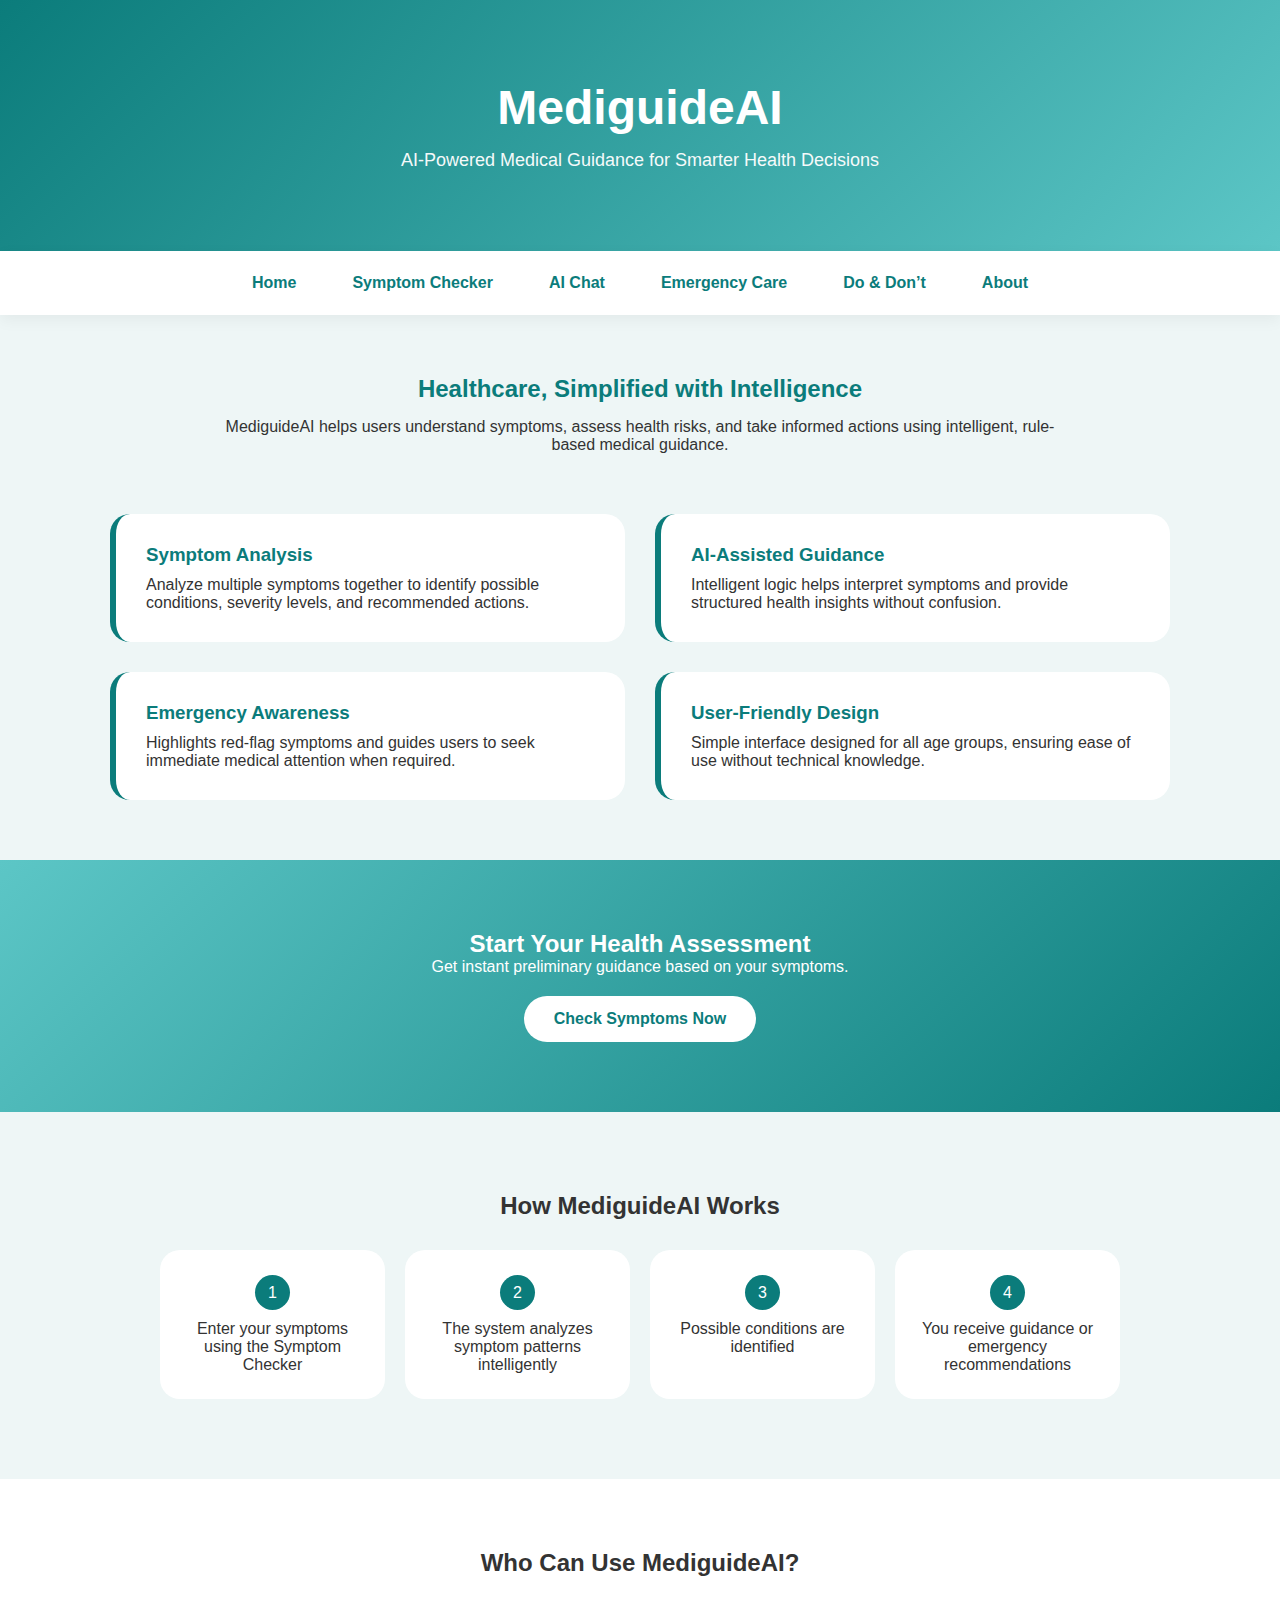
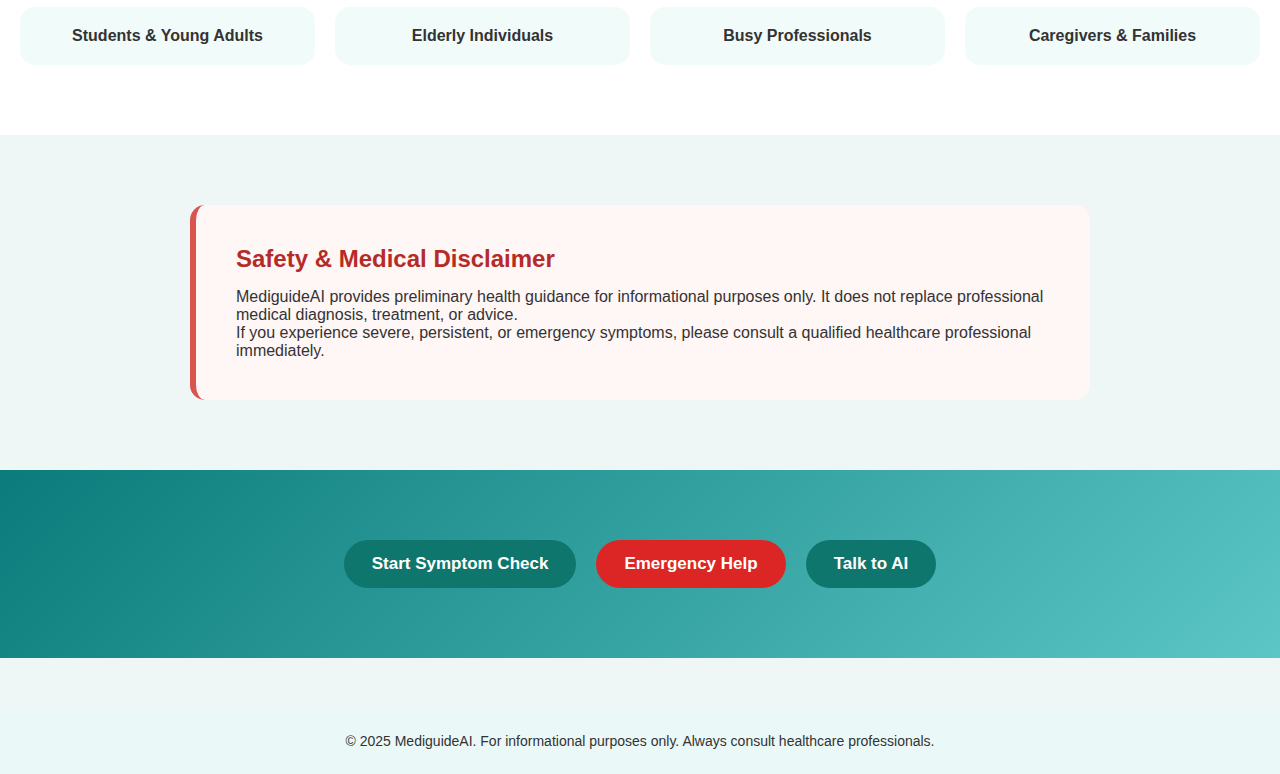
<file: index.html>
<!DOCTYPE html>
<html lang="en">
<head>
    <meta charset="UTF-8">
    <title>MediguideAI</title>
    <link rel="stylesheet" href="style.css">
</head>
<body>

<!-- HERO -->
<section class="hero">
    <h1>MediguideAI</h1>
    <p>AI-Powered Medical Guidance for Smarter Health Decisions</p>
</section>

<!-- FEATURE NAV -->
<section class="feature-nav">
    <a href="index.html">Home</a>
    <a href="symptom-checker.html">Symptom Checker</a>
    <a href="ai-chat.html">AI Chat</a>
    <a href="emergency-care.html">Emergency Care</a>
    <a href="do-dont.html" >Do & Don’t</a>
    <a href="about.html">About</a>

</section>

<!-- INTRO -->
<section class="intro">
    <h2>Healthcare, Simplified with Intelligence</h2>
    <p>
        MediguideAI helps users understand symptoms, assess health risks,
        and take informed actions using intelligent, rule-based medical guidance.
    </p>
</section>

<!-- CORE FEATURES -->
<section class="features">

    <div class="feature-card">
        <h3>Symptom Analysis</h3>
        <p>
            Analyze multiple symptoms together to identify possible conditions,
            severity levels, and recommended actions.
        </p>
    </div>

    <div class="feature-card">
        <h3>AI-Assisted Guidance</h3>
        <p>
            Intelligent logic helps interpret symptoms and provide
            structured health insights without confusion.
        </p>
    </div>

    <div class="feature-card">
        <h3>Emergency Awareness</h3>
        <p>
            Highlights red-flag symptoms and guides users to
            seek immediate medical attention when required.
        </p>
    </div>

    <div class="feature-card">
        <h3>User-Friendly Design</h3>
        <p>
            Simple interface designed for all age groups,
            ensuring ease of use without technical knowledge.
        </p>
    </div>

</section>

<!-- CALL TO ACTION -->
<section class="cta">
    <h2>Start Your Health Assessment</h2>
    <p>Get instant preliminary guidance based on your symptoms.</p>
    <a href="symptom-checker.html">Check Symptoms Now</a>
</section>

<section class="how-it-works">
    <h2>How MediguideAI Works</h2>

    <div class="steps">
        <div class="step">
            <span>1</span>
            <p>Enter your symptoms using the Symptom Checker</p>
        </div>
        <div class="step">
            <span>2</span>
            <p>The system analyzes symptom patterns intelligently</p>
        </div>
        <div class="step">
            <span>3</span>
            <p>Possible conditions are identified</p>
        </div>
        <div class="step">
            <span>4</span>
            <p>You receive guidance or emergency recommendations</p>
        </div>
    </div>
</section>
<section class="who-for">
    <h2>Who Can Use MediguideAI?</h2>

    <div class="user-groups">
        <div class="user-card">Students & Young Adults</div>
        <div class="user-card">Elderly Individuals</div>
        <div class="user-card">Busy Professionals</div>
        <div class="user-card">Caregivers & Families</div>
    </div>
</section>
<section class="safety">
    <h2>Safety & Medical Disclaimer</h2>
    <p>
        MediguideAI provides preliminary health guidance for informational
        purposes only. It does not replace professional medical diagnosis,
        treatment, or advice.
    </p>
    <p>
        If you experience severe, persistent, or emergency symptoms,
        please consult a qualified healthcare professional immediately.
    </p>
</section>
<div class="quick-actions">
  <a href="symptom-checker.html" class="qa-btn">Start Symptom Check</a>
  <a href="emergency-care.html" class="qa-btn emergency">Emergency Help</a>
  <a href="ai-chat.html" class="qa-btn">Talk to AI</a>
</div>


<!-- FOOTER -->
<footer class="footer">
    <p>
        © 2025 MediguideAI. For informational purposes only.
        Always consult healthcare professionals.
    </p>
</footer>

</body>
</html>
</file>
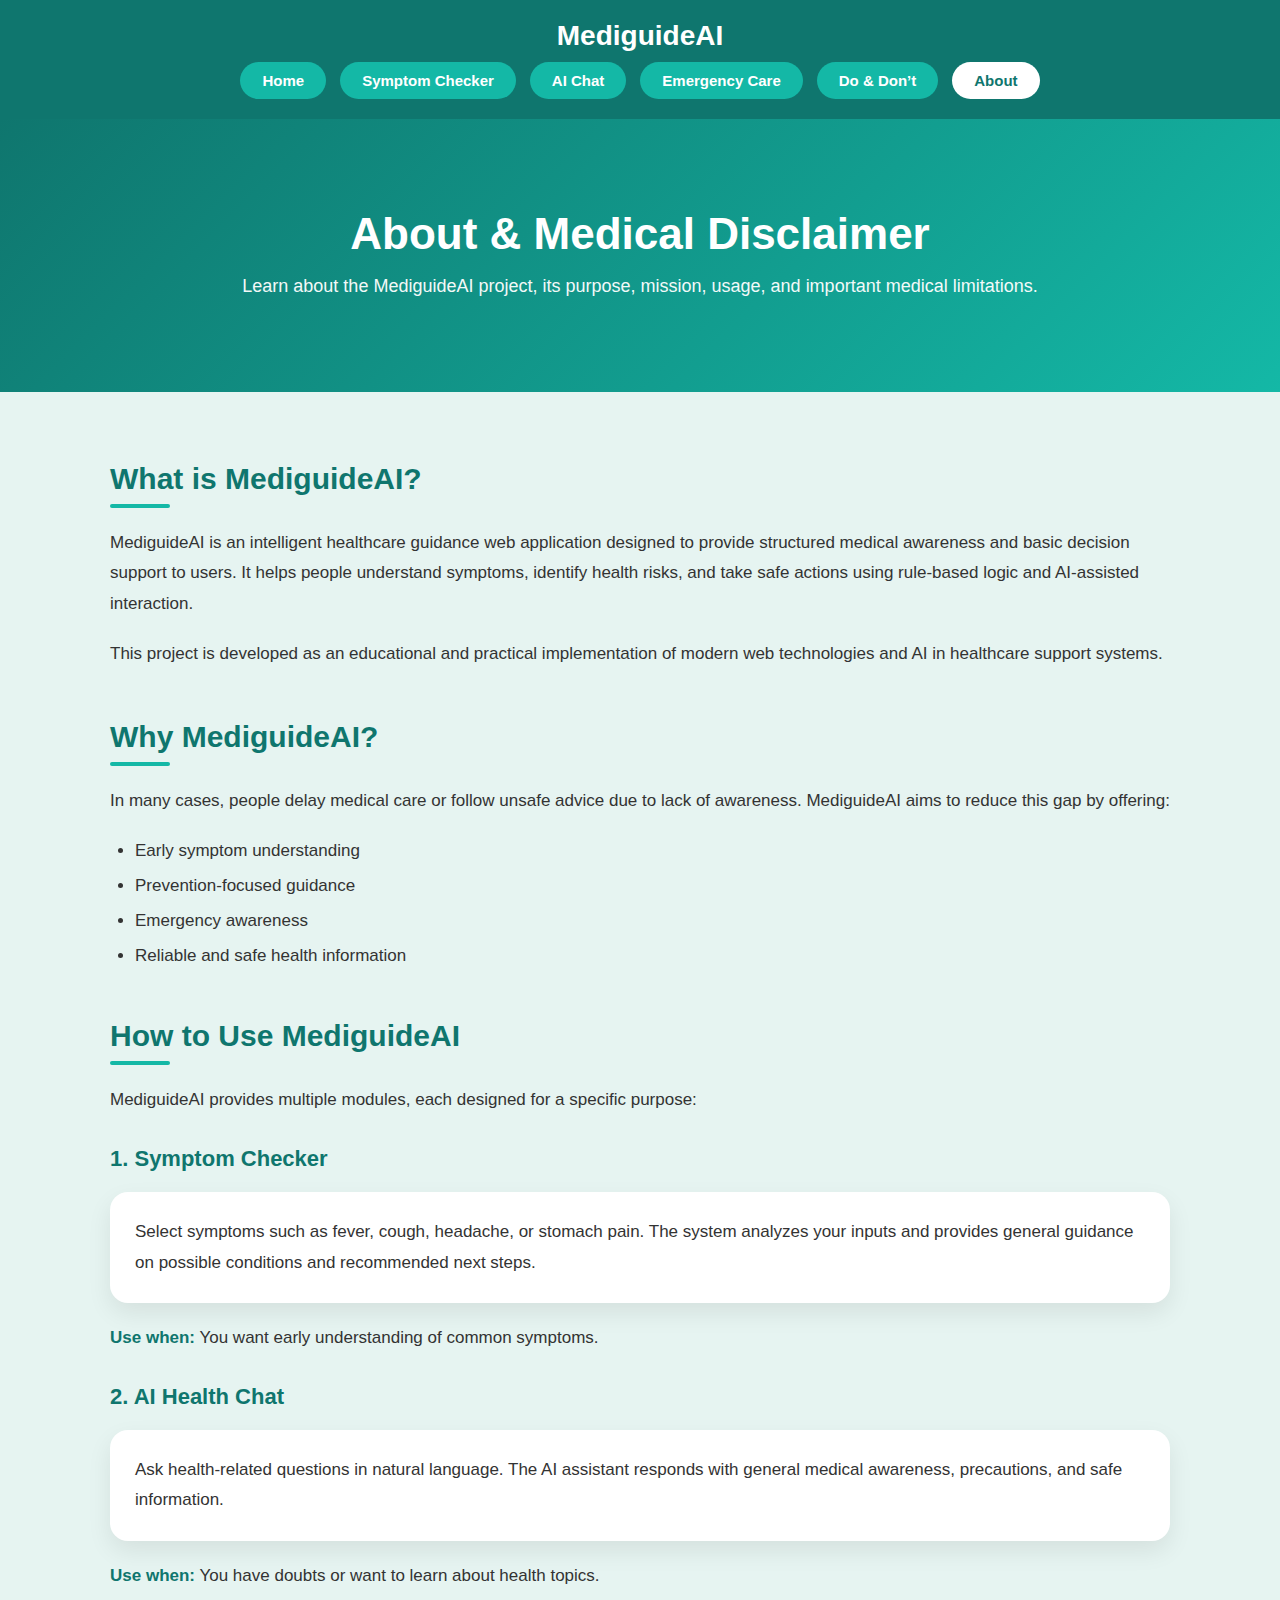
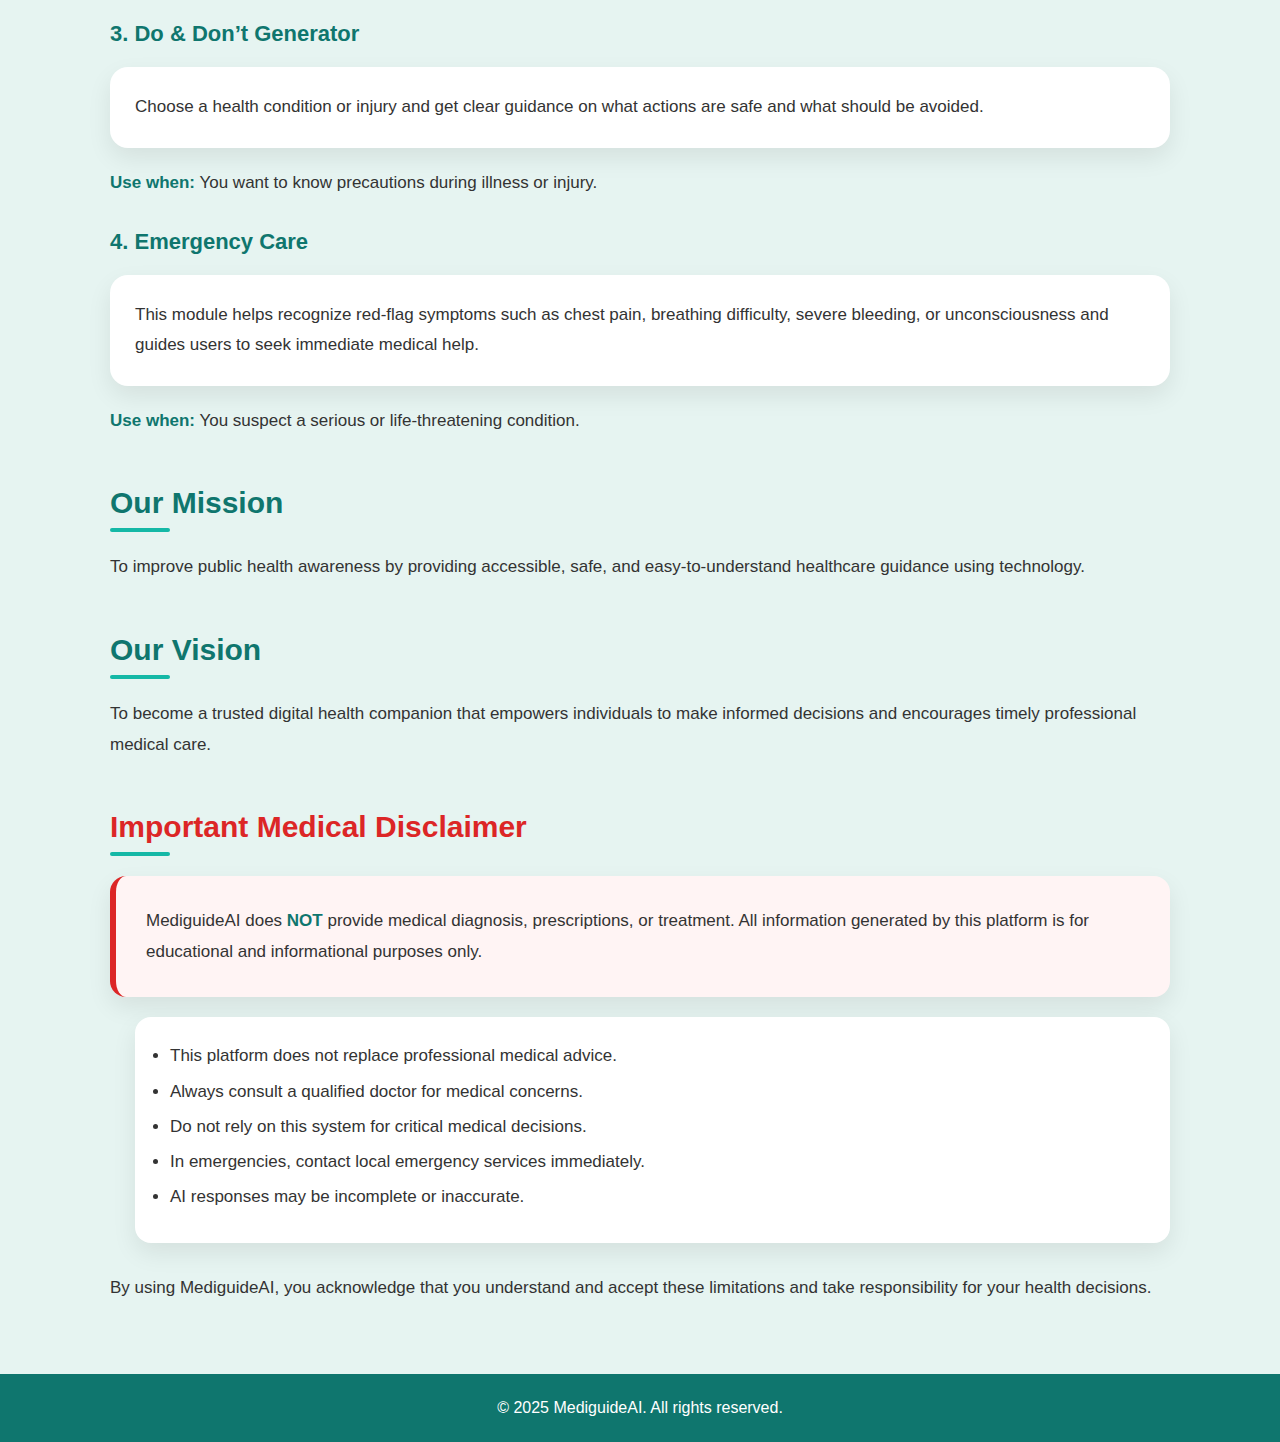
<file: about.html>
<!DOCTYPE html>
<html lang="en">
<head>
    <meta charset="UTF-8">
    <title>About & Disclaimer | MediguideAI</title>

    <link rel="stylesheet" href="style.css">
    <link rel="stylesheet" href="about.css">

</head>
<body>

<header class="top-nav">
    <div class="brand">MediguideAI</div>
    <nav>
        <a href="index.html">Home</a>
        <a href="symptom-checker.html">Symptom Checker</a>
        <a href="ai-chat.html">AI Chat</a>
        <a href="emergency-mode.html">Emergency Care</a>
        <a href="do-dont.html">Do & Don’t</a>
        <a href="about.html" class="active">About</a>
    </nav>
</header>

<!-- HERO -->
<section class="hero">
    <h1>About & Medical Disclaimer</h1>
    <p>
        Learn about the MediguideAI project, its purpose, mission, usage,
        and important medical limitations.
    </p>
</section>

<!-- CONTENT -->
<section class="home-section">

    <h2>What is MediguideAI?</h2>
    <p>
        MediguideAI is an intelligent healthcare guidance web application designed
        to provide structured medical awareness and basic decision support to users.
        It helps people understand symptoms, identify health risks, and take safe
        actions using rule-based logic and AI-assisted interaction.
    </p>
    <p>
        This project is developed as an educational and practical implementation
        of modern web technologies and AI in healthcare support systems.
    </p>

    <h2>Why MediguideAI?</h2>
    <p>
        In many cases, people delay medical care or follow unsafe advice due to lack
        of awareness. MediguideAI aims to reduce this gap by offering:
    </p>
    <ul>
        <li>Early symptom understanding</li>
        <li>Prevention-focused guidance</li>
        <li>Emergency awareness</li>
        <li>Reliable and safe health information</li>
    </ul>

    <h2>How to Use MediguideAI</h2>
    <p>
        MediguideAI provides multiple modules, each designed for a specific purpose:
    </p>

    <h3>1. Symptom Checker</h3>
    <p>
        Select symptoms such as fever, cough, headache, or stomach pain.
        The system analyzes your inputs and provides general guidance on
        possible conditions and recommended next steps.
    </p>
    <p><strong>Use when:</strong> You want early understanding of common symptoms.</p>

    <h3>2. AI Health Chat</h3>
    <p>
        Ask health-related questions in natural language. The AI assistant responds
        with general medical awareness, precautions, and safe information.
    </p>
    <p><strong>Use when:</strong> You have doubts or want to learn about health topics.</p>

    <h3>3. Do & Don’t Generator</h3>
    <p>
        Choose a health condition or injury and get clear guidance on what actions
        are safe and what should be avoided.
    </p>
    <p><strong>Use when:</strong> You want to know precautions during illness or injury.</p>

    <h3>4. Emergency Care</h3>
    <p>
        This module helps recognize red-flag symptoms such as chest pain, breathing
        difficulty, severe bleeding, or unconsciousness and guides users to seek
        immediate medical help.
    </p>
    <p><strong>Use when:</strong> You suspect a serious or life-threatening condition.</p>

    <h2>Our Mission</h2>
    <p>
        To improve public health awareness by providing accessible, safe, and
        easy-to-understand healthcare guidance using technology.
    </p>

    <h2>Our Vision</h2>
    <p>
        To become a trusted digital health companion that empowers individuals
        to make informed decisions and encourages timely professional medical care.
    </p>

    <h2>Important Medical Disclaimer</h2>
    <p>
        MediguideAI does <strong>NOT</strong> provide medical diagnosis, prescriptions,
        or treatment. All information generated by this platform is for educational
        and informational purposes only.
    </p>
    <ul>
        <li>This platform does not replace professional medical advice.</li>
        <li>Always consult a qualified doctor for medical concerns.</li>
        <li>Do not rely on this system for critical medical decisions.</li>
        <li>In emergencies, contact local emergency services immediately.</li>
        <li>AI responses may be incomplete or inaccurate.</li>
    </ul>

    <p>
        By using MediguideAI, you acknowledge that you understand and accept these
        limitations and take responsibility for your health decisions.
    </p>

</section>

<footer class="footer">
    <p>© 2025 MediguideAI. All rights reserved.</p>
</footer>

</body>
</html>
</file>
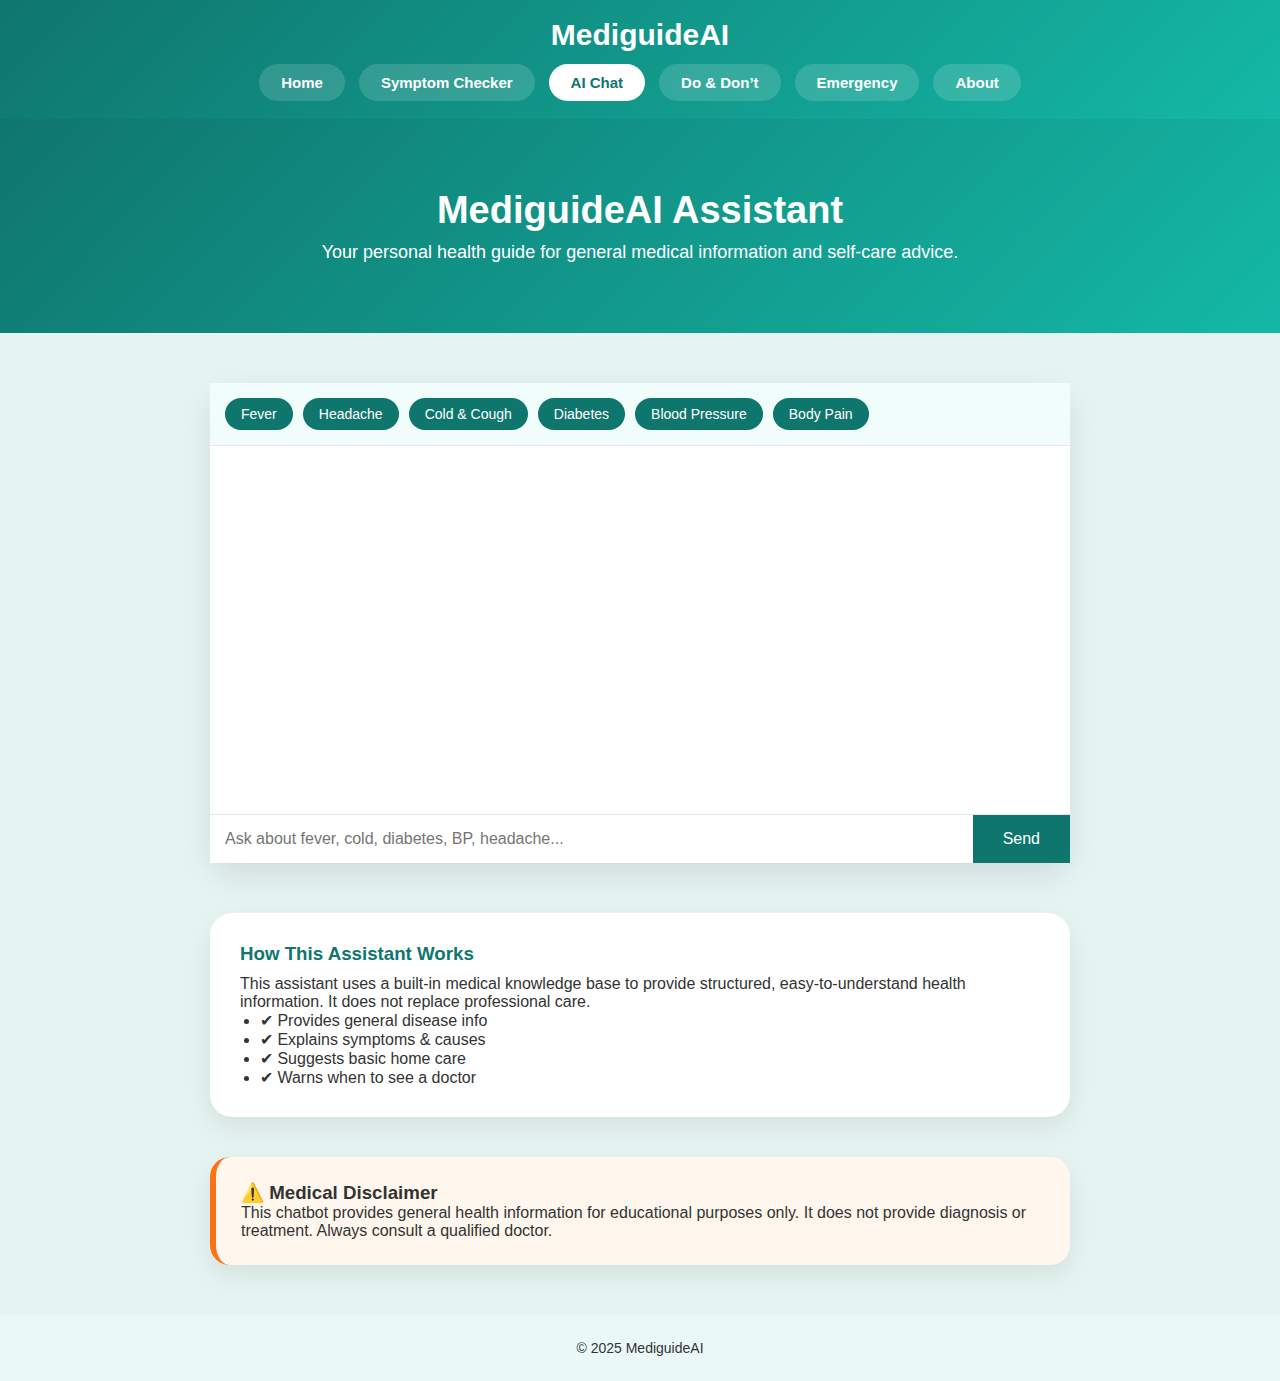
<file: ai-chat.html>
<!DOCTYPE html>
<html lang="en">
<head>
<meta charset="UTF-8">
<title>AI Chat | MediguideAI</title>
<link rel="stylesheet" href="style.css">
<link rel="stylesheet" href="ai-chat.css">
</head>
<body>

<header class="top-nav">
  <div class="brand">MediguideAI</div>
  <nav>
    <a href="index.html">Home</a>
    <a href="symptom-checker.html">Symptom Checker</a>
    <a href="ai-chat.html" class="active">AI Chat</a>
    <a href="do-dont.html">Do & Don’t</a>
    <a href="emergency-care.html">Emergency</a>
    <a href="about.html">About</a>
  </nav>
</header>

<section class="chat-hero">
  <h1>MediguideAI Assistant</h1>
  <p>Your personal health guide for general medical information and self-care advice.</p>
</section>

<section class="chat-section">
  <div class="chat-container">
    <div class="quick-topics">
  <button onclick="sendQuick('fever')">Fever</button>
  <button onclick="sendQuick('headache')">Headache</button>
  <button onclick="sendQuick('cold')">Cold & Cough</button>
  <button onclick="sendQuick('diabetes')">Diabetes</button>
  <button onclick="sendQuick('bp')">Blood Pressure</button>
  <button onclick="sendQuick('pain')">Body Pain</button>
</div>

    <div id="chatBox" class="chat-box"></div>

    <div class="chat-input">
      <input id="userInput" type="text" placeholder="Ask about fever, cold, diabetes, BP, headache..." />
      <button onclick="sendMessage()">Send</button>
    </div>
  </div>
</section>

<section class="chat-info">
  <div class="info-card">
    <h3>How This Assistant Works</h3>
    <p>
      This assistant uses a built-in medical knowledge base to provide structured,
      easy-to-understand health information. It does not replace professional care.
    </p>
    <ul>
      <li>✔ Provides general disease info</li>
      <li>✔ Explains symptoms & causes</li>
      <li>✔ Suggests basic home care</li>
      <li>✔ Warns when to see a doctor</li>
    </ul>
  </div>
</section>

<section class="chat-disclaimer">
  <div class="disclaimer-card">
    <h3>⚠️ Medical Disclaimer</h3>
    <p>
      This chatbot provides general health information for educational purposes only.
      It does not provide diagnosis or treatment. Always consult a qualified doctor.
    </p>
  </div>
</section>

<footer class="footer">
  <p>© 2025 MediguideAI</p>
</footer>

<script src="ai-chat.js"></script>
</body>
</html>
</file>
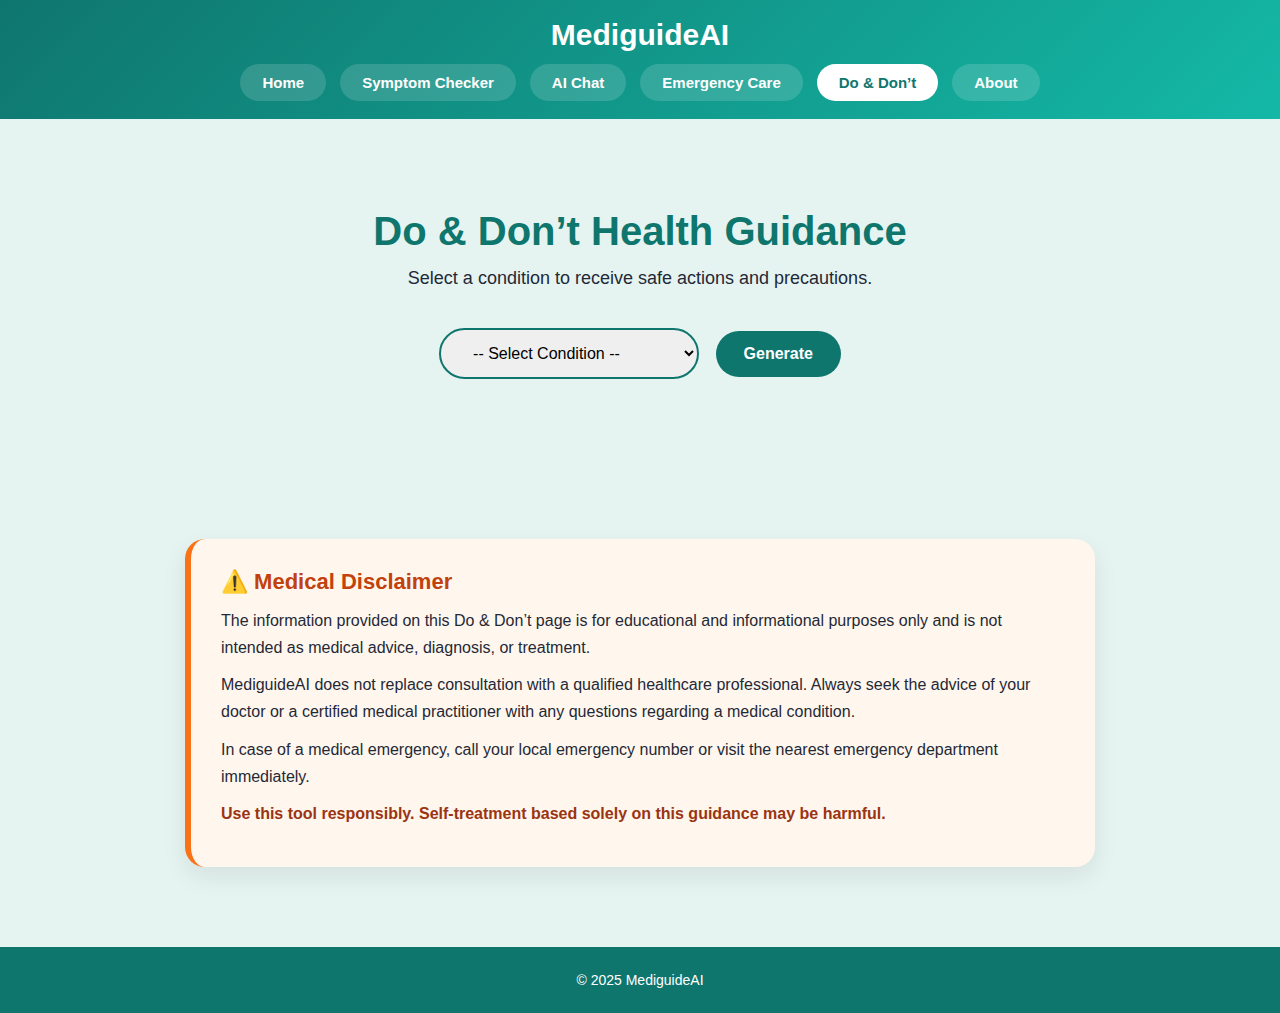
<file: do-dont.html>
<!DOCTYPE html>
<html lang="en">
<head>
<meta charset="UTF-8">
<title>Do & Don’t | MediguideAI</title>
<link rel="stylesheet" href="style.css">
<link rel="stylesheet" href="do-dont.css">
</head>
<body>

<header class="top-nav">
  <div class="brand">MediguideAI</div>
  <nav>
    <a href="index.html">Home</a>
    <a href="symptom-checker.html">Symptom Checker</a>
    <a href="ai-chat.html">AI Chat</a>
    <a href="emergency-care.html">Emergency Care</a>
    <a href="do-dont.html" class="active">Do & Don’t</a>
    <a href="about.html">About</a>
  </nav>
</header>

<section class="dd-generator">
<h1>Do & Don’t Health Guidance</h1>
<p>Select a condition to receive safe actions and precautions.</p>

<div class="dd-form">
<select id="conditionSelect">
<option value="">-- Select Condition --</option>
<option value="fever">Fever</option>
<option value="cold">Cold & Cough</option>
<option value="headache">Headache</option>
<option value="bodyPain">Body Pain</option>
<option value="stomach">Stomach Pain</option>
<option value="vomiting">Vomiting</option>
<option value="diarrhea">Diarrhea</option>
<option value="cuts">Cuts & Wounds</option>
<option value="burns">Burns</option>
<option value="chest">Chest Pain</option>
<option value="dizziness">Dizziness</option>
</select>
<button onclick="generateGuide()">Generate</button>
</div>

<div id="resultBox" class="dd-result" style="display:none;">
  <div class="dd-box do-box">
    <h3>Do</h3>
    <ul id="doList"></ul>
  </div>
  <div class="dd-box dont-box">
    <h3>Don’t</h3>
    <ul id="dontList"></ul>
  </div>
</div>

<section id="detailSection" class="dd-detail" style="display:none;">
<div class="dd-card">
<h3 id="condTitle"></h3>
<p id="condOverview"></p>

<h4>Why It Happens</h4>
<ul id="whyList"></ul>

<h4>Home Care Guidelines</h4>
<ul id="homeList"></ul>

<h4>When to See a Doctor</h4>
<ul id="doctorList"></ul>

<h4 class="warn">Emergency Warning</h4>
<p id="emergencyText"></p>
</div>
</section>

</section>
<section class="dd-disclaimer">
  <div class="disclaimer-card">
    <h3>⚠️ Medical Disclaimer</h3>
    <p>
      The information provided on this Do & Don’t page is for educational and
      informational purposes only and is not intended as medical advice,
      diagnosis, or treatment.
    </p>
    <p>
      MediguideAI does not replace consultation with a qualified healthcare
      professional. Always seek the advice of your doctor or a certified medical
      practitioner with any questions regarding a medical condition.
    </p>
    <p>
      In case of a medical emergency, call your local emergency number or visit
      the nearest emergency department immediately.
    </p>
    <p class="note">
      Use this tool responsibly. Self-treatment based solely on this guidance
      may be harmful.
    </p>
  </div>
</section>


<footer class="footer">
<p>© 2025 MediguideAI</p>
</footer>

<script src="do-dont.js"></script>
</body>
</html>
</file>
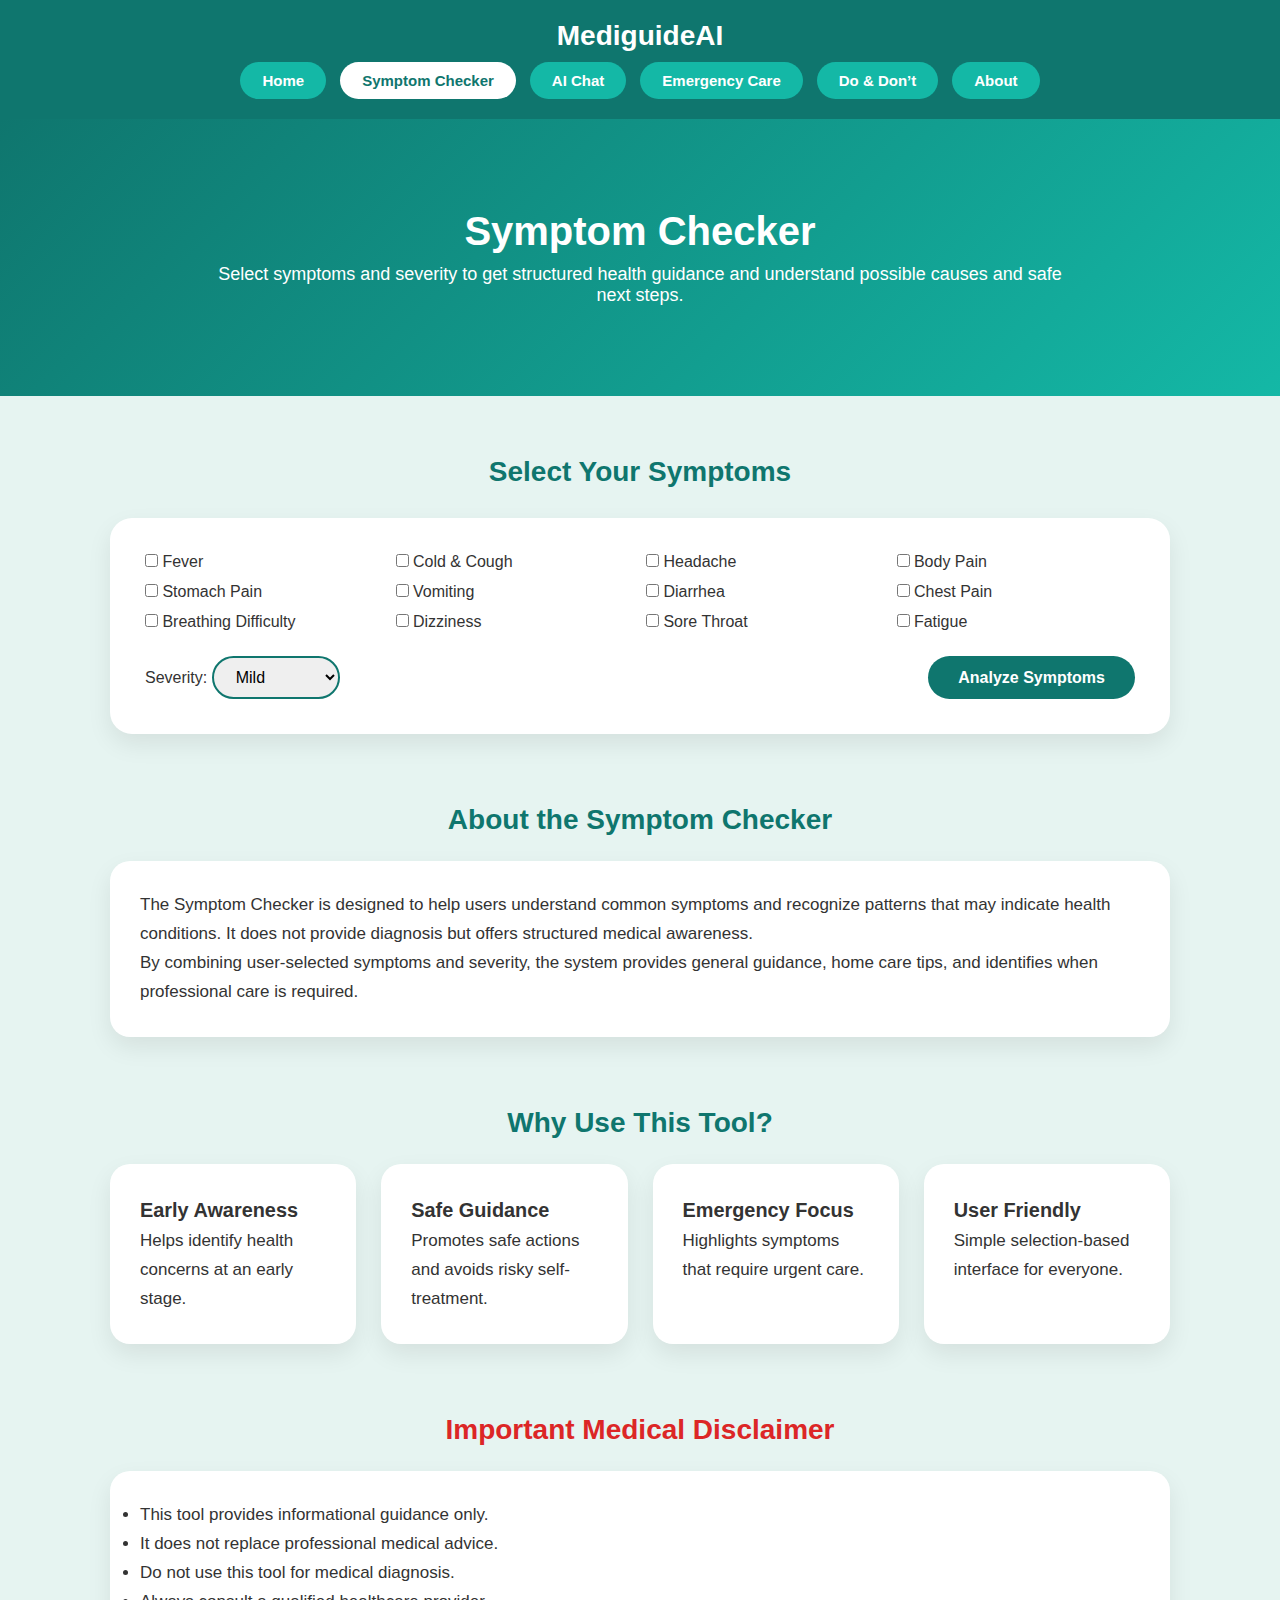
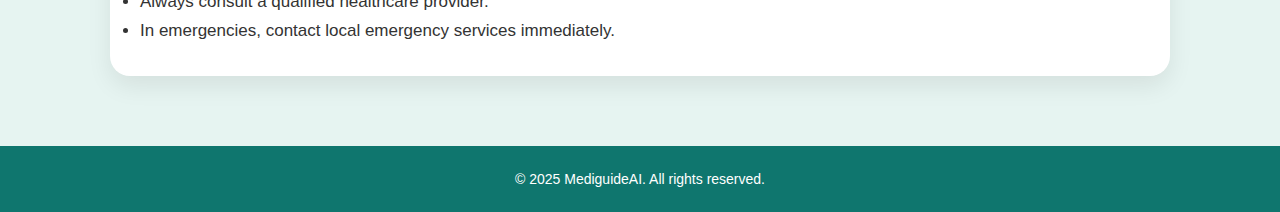
<file: symptom-checker.html>
<!DOCTYPE html>
<html lang="en">
<head>
    <meta charset="UTF-8">
    <title>Symptom Checker | MediguideAI</title>

    <link rel="stylesheet" href="style.css">
    <link rel="stylesheet" href="symptom-checker.css">
</head>
<body>

<header class="top-nav">
    <div class="brand">MediguideAI</div>
    <nav>
        <a href="index.html">Home</a>
        <a href="symptom-checker.html" class="active">Symptom Checker</a>
        <a href="ai-chat.html">AI Chat</a>
        <a href="emergency-care.html">Emergency Care</a>
        <a href="do-dont.html">Do & Don’t</a>
        <a href="about.html">About</a>
    </nav>
</header>

<section class="sym-hero">
    <h1>Symptom Checker</h1>
    <p>
        Select symptoms and severity to get structured health guidance and
        understand possible causes and safe next steps.
    </p>
</section>

<section class="sym-form-section">
    <h2>Select Your Symptoms</h2>

    <div class="sym-form">
        <div class="symptoms-list">
            <label><input type="checkbox" value="Fever"> Fever</label>
            <label><input type="checkbox" value="Cold & Cough"> Cold & Cough</label>
            <label><input type="checkbox" value="Headache"> Headache</label>
            <label><input type="checkbox" value="Body Pain"> Body Pain</label>
            <label><input type="checkbox" value="Stomach Pain"> Stomach Pain</label>
            <label><input type="checkbox" value="Vomiting"> Vomiting</label>
            <label><input type="checkbox" value="Diarrhea"> Diarrhea</label>
            <label><input type="checkbox" value="Chest Pain"> Chest Pain</label>
            <label><input type="checkbox" value="Breathing Difficulty"> Breathing Difficulty</label>
            <label><input type="checkbox" value="Dizziness"> Dizziness</label>
            <label><input type="checkbox" value="Sore Throat"> Sore Throat</label>
            <label><input type="checkbox" value="Fatigue"> Fatigue</label>
        </div>

        <div class="sym-controls">
            <label>
                Severity:
                <select id="severitySelect">
                    <option value="mild">Mild</option>
                    <option value="moderate">Moderate</option>
                    <option value="severe">Severe</option>
                </select>
            </label>
            <button onclick="analyzeSymptoms()">Analyze Symptoms</button>
        </div>
    </div>
</section>

<!-- RESULTS -->
<section id="resultSection" class="sym-results" style="display:none;">
    <h2>Health Guidance</h2>

    <div class="result-card">
        <h3>Possible Causes</h3>
        <ul id="causeList"></ul>
    </div>

    <div class="result-card">
        <h3>Recommended Home Care</h3>
        <ul id="careList"></ul>
    </div>

    <div class="result-card">
        <h3>When to See a Doctor</h3>
        <ul id="doctorList"></ul>
    </div>

    <div class="result-card warning">
        <h3>Emergency Warning</h3>
        <p id="emergencyText"></p>
    </div>
</section>

<!-- IN-DEPTH CONTENT -->
<section class="sym-info">
    <h2>About the Symptom Checker</h2>
    <div class="info-card">
        <p>
            The Symptom Checker is designed to help users understand common symptoms
            and recognize patterns that may indicate health conditions. It does not
            provide diagnosis but offers structured medical awareness.
        </p>
        <p>
            By combining user-selected symptoms and severity, the system provides
            general guidance, home care tips, and identifies when professional care
            is required.
        </p>
    </div>
</section>

<section class="sym-info">
    <h2>Why Use This Tool?</h2>
    <div class="info-grid">
        <div class="info-card">
            <h3>Early Awareness</h3>
            <p>Helps identify health concerns at an early stage.</p>
        </div>
        <div class="info-card">
            <h3>Safe Guidance</h3>
            <p>Promotes safe actions and avoids risky self-treatment.</p>
        </div>
        <div class="info-card">
            <h3>Emergency Focus</h3>
            <p>Highlights symptoms that require urgent care.</p>
        </div>
        <div class="info-card">
            <h3>User Friendly</h3>
            <p>Simple selection-based interface for everyone.</p>
        </div>
    </div>
</section>

<section class="sym-info warning-section">
    <h2>Important Medical Disclaimer</h2>
    <div class="info-card">
        <ul>
            <li>This tool provides informational guidance only.</li>
            <li>It does not replace professional medical advice.</li>
            <li>Do not use this tool for medical diagnosis.</li>
            <li>Always consult a qualified healthcare provider.</li>
            <li>In emergencies, contact local emergency services immediately.</li>
        </ul>
    </div>
</section>

<footer class="footer">
    <p>© 2025 MediguideAI. All rights reserved.</p>
</footer>

<script src="symptom-checker.js"></script>
</body>
</html>
</file>
<file: style.css>
* {
    margin: 0;
    padding: 0;
    box-sizing: border-box;
    font-family: "Segoe UI", Arial, sans-serif;
}

body {
    background: #eef6f6;
    color: #333;
}

/* HERO */
.hero {
    background: linear-gradient(135deg, #0b7c7b, #5cc6c6);
    color: white;
    text-align: center;
    padding: 80px 20px;
}

.hero h1 {
    font-size: 48px;
    margin-bottom: 15px;
}

.hero p {
    font-size: 18px;
    opacity: 0.95;
}

/* FEATURE NAV */
.feature-nav {
    display: flex;
    justify-content: center;
    gap: 20px;
    background: #ffffff;
    padding: 15px;
    box-shadow: 0 5px 15px rgba(0,0,0,0.05);
}

.feature-nav a {
    text-decoration: none;
    color: #0b7c7b;
    font-weight: 600;
    padding: 8px 18px;
    border-radius: 20px;
    transition: 0.3s;
}

.feature-nav a:hover {
    background: #0b7c7b;
    color: white;
}

/* INTRO */
.intro {
    max-width: 900px;
    margin: 60px auto;
    text-align: center;
    padding: 0 20px;
}

.intro h2 {
    color: #0b7c7b;
    margin-bottom: 15px;
}

/* FEATURES GRID */
.features {
    max-width: 1100px;
    margin: 40px auto;
    display: grid;
    grid-template-columns: repeat(2, 1fr);
    gap: 30px;
    padding: 0 20px;
}

.feature-card {
    background: white;
    border-radius: 20px;
    padding: 30px;
    border-left: 6px solid #0b7c7b;
}

.feature-card h3 {
    color: #0b7c7b;
    margin-bottom: 10px;
}

/* CTA */
.cta {
    background: linear-gradient(135deg, #5cc6c6, #0b7c7b);
    color: white;
    text-align: center;
    padding: 70px 20px;
    margin-top: 60px;
}

.cta a {
    display: inline-block;
    margin-top: 20px;
    padding: 14px 30px;
    background: white;
    color: #0b7c7b;
    text-decoration: none;
    border-radius: 30px;
    font-weight: bold;
}

/* FOOTER */
.footer {
    background: #eaf9f8;
    text-align: center;
    padding: 25px;
    font-size: 14px;
    margin-top: 50px;
}

/* RESPONSIVE */
@media (max-width: 800px) {
    .features {
        grid-template-columns: 1fr;
    }

    .hero h1 {
        font-size: 38px;
    }
}

/* ================= HOW IT WORKS ================= */
.how-it-works {
    max-width: 1000px;
    margin: 80px auto;
    text-align: center;
    padding: 0 20px;
}

.steps {
    display: grid;
    grid-template-columns: repeat(4, 1fr);
    gap: 20px;
    margin-top: 30px;
}

.step {
    background: white;
    padding: 25px;
    border-radius: 20px;
}

.step span {
    display: inline-block;
    background: #0b7c7b;
    color: white;
    width: 35px;
    height: 35px;
    line-height: 35px;
    border-radius: 50%;
    margin-bottom: 10px;
}

/* ================= WHO FOR ================= */
.who-for {
    background: #ffffff;
    padding: 70px 20px;
    text-align: center;
}

.user-groups {
    display: grid;
    grid-template-columns: repeat(4, 1fr);
    gap: 20px;
    margin-top: 30px;
}

.user-card {
    padding: 20px;
    background: #f1fbfa;
    border-radius: 15px;
    font-weight: 600;
}

/* ================= SAFETY ================= */
.safety {
    max-width: 900px;
    margin: 70px auto;
    padding: 40px;
    background: #fff6f6;
    border-left: 6px solid #d9534f;
    border-radius: 15px;
}

.safety h2 {
    color: #b52b27;
    margin-bottom: 15px;
}

/* ================= QUICK ACTIONS ================= */
.quick-actions {
    text-align: center;
    padding: 70px 20px;
    background: linear-gradient(135deg, #0b7c7b, #5cc6c6);
    color: white;
}

.action-buttons {
    margin-top: 25px;
    display: flex;
    justify-content: center;
    gap: 20px;
    flex-wrap: wrap;
}

.action-buttons a {
    text-decoration: none;
    background: white;
    color: #0b7c7b;
    padding: 14px 28px;
    border-radius: 30px;
    font-weight: bold;
}

/* ================= RESPONSIVE ================= */
@media (max-width: 900px) {
    .steps,
    .user-groups {
        grid-template-columns: 1fr 1fr;
    }
}

@media (max-width: 500px) {
    .steps,
    .user-groups {
        grid-template-columns: 1fr;
    }
}
/* ===============================
   QUICK ACTIONS – HOME
   =============================== */
.quick-actions {
  display: flex;
  justify-content: center;
  gap: 20px;
  margin-top: 35px;
  flex-wrap: wrap;
}

.qa-btn {
  text-decoration: none;
  background: #0f766e;
  color: #fff;
  padding: 14px 28px;
  border-radius: 30px;
  font-size: 17px;
  font-weight: bold;
  transition: all 0.3s ease;
}

.qa-btn:hover {
  background: #115e59;
}

.qa-btn.emergency {
  background: #dc2626;
}

.qa-btn.emergency:hover {
  background: #b91c1c;
}
</file>
<file: about.css>
/* =====================================
   ABOUT & DISCLAIMER – FULL STYLED CSS
   ===================================== */

/* ---------- FORCE NAVBAR (HOME THEME) ---------- */
.top-nav {
    background: #0f766e;
    padding: 20px;
    text-align: center;
}

.top-nav .brand {
    font-size: 28px;
    font-weight: bold;
    color: #ffffff;
    margin-bottom: 10px;
}

.top-nav nav {
    display: flex;
    justify-content: center;
    gap: 14px;
    flex-wrap: wrap;
}

.top-nav nav a {
    padding: 10px 22px;
    border-radius: 999px;
    background: #14b8a6;
    color: #ffffff;
    text-decoration: none;
    font-size: 15px;
    font-weight: 600;
    white-space: nowrap;
    transition: 0.3s;
}

.top-nav nav a:hover,
.top-nav nav a.active {
    background: #ffffff;
    color: #0f766e;
}

/* ---------- PAGE BASE ---------- */
body {
    background: #e6f4f1;
}

/* ---------- HERO ---------- */
.hero {
    background: linear-gradient(135deg, #0f766e, #14b8a6);
    color: #ffffff;
    padding: 90px 20px;
    text-align: center;
}

.hero h1 {
    font-size: 44px;
    margin-bottom: 12px;
}

.hero p {
    max-width: 850px;
    margin: auto;
    font-size: 18px;
    line-height: 1.7;
}

/* ---------- MAIN CONTAINER ---------- */
.home-section {
    max-width: 1100px;
    margin: 70px auto;
    padding: 0 20px;
}

/* ---------- CARD BOX STYLE ---------- */
.home-section > h2,
.home-section > h3,
.home-section > p,
.home-section > ul {
    margin-bottom: 20px;
}

/* Wrap content blocks into cards visually */
.home-section h2 {
    font-size: 30px;
    color: #0f766e;
    margin: 50px 0 20px;
}

.home-section h3 {
    font-size: 22px;
    color: #0f766e;
    margin-top: 30px;
}

.home-section p {
    font-size: 17px;
    line-height: 1.8;
    color: #333;
}

/* ---------- CONTENT BOXES ---------- */
.home-section h2,
.home-section h3 {
    position: relative;
}

.home-section h2::after {
    content: "";
    display: block;
    width: 60px;
    height: 4px;
    background: #14b8a6;
    margin-top: 8px;
    border-radius: 5px;
}

/* ---------- LISTS ---------- */
.home-section ul {
    margin: 15px 0 30px 25px;
}

.home-section li {
    font-size: 17px;
    margin-bottom: 8px;
    line-height: 1.6;
}

/* ---------- FEATURE DETAIL BOXES ---------- */
.home-section h3 + p {
    background: #ffffff;
    padding: 25px;
    border-radius: 18px;
    box-shadow: 0 10px 25px rgba(0,0,0,0.08);
    margin-top: 12px;
}

/* Steps text inside boxes */
.home-section p strong {
    color: #0f766e;
}

/* ---------- DISCLAIMER BOX ---------- */
.home-section h2:last-of-type {
    color: #dc2626;
}

.home-section h2:last-of-type + p {
    background: #fff4f4;
    padding: 30px;
    border-left: 6px solid #dc2626;
    border-radius: 16px;
    box-shadow: 0 10px 25px rgba(0,0,0,0.08);
}

/* List after disclaimer */
.home-section h2:last-of-type + p + ul {
    background: #ffffff;
    padding: 25px 35px;
    border-radius: 16px;
    box-shadow: 0 10px 25px rgba(0,0,0,0.08);
}

/* ---------- FOOTER ---------- */
.footer {
    background: #0f766e;
    color: #ffffff;
    text-align: center;
    padding: 25px;
    font-size: 16px;
    margin-top: 70px;
}

/* ---------- RESPONSIVE ---------- */
@media (max-width: 768px) {
    .hero h1 {
        font-size: 32px;
    }

    .hero p {
        font-size: 16px;
    }

    .home-section h2 {
        font-size: 26px;
    }

    .home-section h3 {
        font-size: 20px;
    }

    .home-section p,
    .home-section li {
        font-size: 16px;
    }
}
</file>
<file: ai-chat.css>
body {
  background: #e6f4f1;
}

/* Hero */
.chat-hero {
  background: linear-gradient(135deg, #0f766e, #14b8a6);
  color: #fff;
  padding: 70px 20px;
  text-align: center;
}

.chat-hero h1 {
  font-size: 38px;
}

.chat-hero p {
  margin-top: 10px;
  font-size: 18px;
}

/* Chat */
.chat-section {
  max-width: 900px;
  margin: 50px auto;
  padding: 0 20px;
}

.chat-container {
  background: #fff;
  border-radius: 25px;
  box-shadow: 0 12px 30px rgba(0,0,0,0.1);
  height: 480px;
  display: flex;
  flex-direction: column;
}

.chat-box {
  flex: 1;
  padding: 20px;
  overflow-y: auto;
}

.msg {
  max-width: 75%;
  padding: 12px 18px;
  margin-bottom: 12px;
  border-radius: 18px;
  font-size: 16px;
  line-height: 1.5;
}

.msg.user {
  background: #0f766e;
  color: #fff;
  margin-left: auto;
}

.msg.ai {
  background: #f1f5f9;
  color: #1f2937;
  margin-right: auto;
}

/* Input */
.chat-input {
  display: flex;
  border-top: 1px solid #e5e7eb;
}

.chat-input input {
  flex: 1;
  padding: 15px;
  border: none;
  outline: none;
  font-size: 16px;
}

.chat-input button {
  background: #0f766e;
  color: #fff;
  border: none;
  padding: 0 30px;
  font-size: 16px;
  cursor: pointer;
}

.chat-input button:hover {
  background: #115e59;
}

/* Info */
.chat-info {
  max-width: 900px;
  margin: 40px auto;
  padding: 0 20px;
}

.info-card {
  background: #fff;
  padding: 30px;
  border-radius: 22px;
  box-shadow: 0 10px 25px rgba(0,0,0,0.08);
}

.info-card h3 {
  color: #0f766e;
  margin-bottom: 10px;
}

.info-card ul {
  margin-left: 20px;
}

/* Disclaimer */
.chat-disclaimer {
  max-width: 900px;
  margin: 40px auto;
  padding: 0 20px;
}

.disclaimer-card {
  background: #fff7ed;
  border-left: 6px solid #f97316;
  padding: 25px;
  border-radius: 20px;
  box-shadow: 0 10px 25px rgba(0,0,0,0.08);
}

/* Responsive */
@media (max-width: 600px) {
  .chat-container {
    height: 420px;
  }
}
/* ===============================
   GLOBAL NAV BAR – FORCE STYLE
   =============================== */

.top-nav {
  background: linear-gradient(135deg, #0f766e, #14b8a6);
  padding: 18px 20px;
  text-align: center;
  box-shadow: 0 4px 12px rgba(0,0,0,0.15);
}

.top-nav .brand {
  font-size: 30px;
  font-weight: bold;
  color: #ffffff;
  margin-bottom: 12px;
}

.top-nav nav {
  display: flex;
  justify-content: center;
  gap: 14px;
  flex-wrap: wrap;
}

.top-nav nav a {
  padding: 10px 22px;
  border-radius: 999px;
  background: rgba(255,255,255,0.15);
  color: #ffffff;
  text-decoration: none;
  font-size: 15px;
  font-weight: 600;
  transition: all 0.3s ease;
}

.top-nav nav a:hover,
.top-nav nav a.active {
  background: #ffffff;
  color: #0f766e;
}
/* ===============================
   QUICK CHAT TOPICS
   =============================== */
.quick-topics {
  display: flex;
  gap: 10px;
  padding: 15px;
  flex-wrap: wrap;
  border-bottom: 1px solid #e5e7eb;
  background: #f0fdfa;
}

.quick-topics button {
  background: #0f766e;
  color: #fff;
  border: none;
  padding: 8px 16px;
  border-radius: 20px;
  font-size: 14px;
  cursor: pointer;
  transition: background 0.3s;
}

.quick-topics button:hover {
  background: #115e59;
}
</file>
<file: symptom-checker.css>
/* =====================================
   SYMPTOM CHECKER – FULL CSS
   ===================================== */

/* FORCE NAVBAR */
.top-nav {
    background: #0f766e;
    padding: 20px;
    text-align: center;
}

.top-nav .brand {
    font-size: 28px;
    font-weight: bold;
    color: #fff;
    margin-bottom: 10px;
}

.top-nav nav {
    display: flex;
    justify-content: center;
    gap: 14px;
    flex-wrap: wrap;
}

.top-nav nav a {
    padding: 10px 22px;
    border-radius: 999px;
    background: #14b8a6;
    color: #fff;
    text-decoration: none;
    font-size: 15px;
    font-weight: 600;
}

.top-nav nav a:hover,
.top-nav nav a.active {
    background: #fff;
    color: #0f766e;
}

/* Base */
body {
    background: #e6f4f1;
}

/* Hero */
.sym-hero {
    background: linear-gradient(135deg, #0f766e, #14b8a6);
    color: #fff;
    padding: 90px 20px;
    text-align: center;
}

.sym-hero h1 {
    font-size: 40px;
}

.sym-hero p {
    font-size: 18px;
    max-width: 850px;
    margin: 10px auto 0;
}

/* Form section */
.sym-form-section {
    max-width: 1100px;
    margin: 60px auto;
    padding: 0 20px;
}

.sym-form-section h2 {
    text-align: center;
    font-size: 28px;
    color: #0f766e;
    margin-bottom: 30px;
}

.sym-form {
    background: #fff;
    padding: 35px;
    border-radius: 22px;
    box-shadow: 0 10px 25px rgba(0,0,0,0.08);
}

/* Symptoms list */
.symptoms-list {
    display: grid;
    grid-template-columns: repeat(auto-fit, minmax(220px, 1fr));
    gap: 12px;
    margin-bottom: 25px;
}

.symptoms-list label {
    font-size: 16px;
}

/* Controls */
.sym-controls {
    display: flex;
    justify-content: space-between;
    flex-wrap: wrap;
    gap: 15px;
}

.sym-controls select {
    padding: 10px 18px;
    border-radius: 25px;
    border: 2px solid #0f766e;
    font-size: 16px;
}

.sym-controls button {
    padding: 12px 30px;
    border-radius: 25px;
    border: none;
    background: #0f766e;
    color: #fff;
    font-size: 16px;
    font-weight: bold;
    cursor: pointer;
}

/* Results */
.sym-results {
    max-width: 1100px;
    margin: 60px auto;
    padding: 0 20px;
}

.sym-results h2 {
    text-align: center;
    color: #0f766e;
    margin-bottom: 30px;
}

.result-card {
    background: #fff;
    padding: 28px;
    border-radius: 20px;
    box-shadow: 0 10px 25px rgba(0,0,0,0.08);
    margin-bottom: 25px;
}

.result-card h3 {
    color: #0f766e;
    margin-bottom: 10px;
}

.result-card ul {
    padding-left: 20px;
}

.result-card li {
    margin-bottom: 8px;
    font-size: 16px;
}

.warning {
    background: #fff4f4;
    border-left: 6px solid #dc2626;
}

.warning h3 {
    color: #dc2626;
}

/* Info sections */
.sym-info {
    max-width: 1100px;
    margin: 70px auto;
    padding: 0 20px;
}

.sym-info h2 {
    text-align: center;
    font-size: 28px;
    color: #0f766e;
    margin-bottom: 25px;
}

.info-card {
    background: #fff;
    padding: 30px;
    border-radius: 20px;
    box-shadow: 0 10px 25px rgba(0,0,0,0.08);
    font-size: 17px;
    line-height: 1.7;
}

.info-grid {
    display: grid;
    grid-template-columns: repeat(auto-fit, minmax(240px, 1fr));
    gap: 25px;
}

.warning-section h2 {
    color: #dc2626;
}

/* Footer */
.footer {
    background: #0f766e;
    color: #fff;
    text-align: center;
    padding: 25px;
    margin-top: 70px;
}

/* Responsive */
@media (max-width: 768px) {
    .sym-hero h1 {
        font-size: 30px;
    }
}
</file>
<file: do-dont.css>
/* =====================================
   Do & Don’t – Full Page CSS
   MediguideAI
   ===================================== */

/* Reset */
* {
  margin: 0;
  padding: 0;
  box-sizing: border-box;
  font-family: Arial, Helvetica, sans-serif;
}

body {
  background: #e6f4f1;
  color: #1f2937;
}

/* ===============================
   FORCE NAV BAR
   =============================== */
.top-nav {
  background: linear-gradient(135deg, #0f766e, #14b8a6);
  padding: 18px 20px;
  text-align: center;
}

.top-nav .brand {
  font-size: 30px;
  font-weight: bold;
  color: #ffffff;
  margin-bottom: 12px;
}

.top-nav nav {
  display: flex;
  justify-content: center;
  gap: 14px;
  flex-wrap: wrap;
}

.top-nav nav a {
  padding: 10px 22px;
  border-radius: 999px;
  background: rgba(255,255,255,0.15);
  color: #ffffff;
  text-decoration: none;
  font-size: 15px;
  font-weight: 600;
  transition: all 0.3s ease;
}

.top-nav nav a:hover,
.top-nav nav a.active {
  background: #ffffff;
  color: #0f766e;
}

/* ===============================
   MAIN GENERATOR
   =============================== */
.dd-generator {
  text-align: center;
  padding: 90px 20px 50px;
}

.dd-generator h1 {
  font-size: 40px;
  color: #0f766e;
  margin-bottom: 10px;
}

.dd-generator p {
  font-size: 18px;
  max-width: 800px;
  margin: 0 auto 35px;
  line-height: 1.6;
}

/* Form */
.dd-form {
  margin-bottom: 40px;
}

.dd-form select,
.dd-form button {
  padding: 14px 28px;
  border-radius: 30px;
  font-size: 16px;
  border: none;
  outline: none;
}

.dd-form select {
  border: 2px solid #0f766e;
  min-width: 260px;
}

.dd-form button {
  background: #0f766e;
  color: #ffffff;
  font-weight: bold;
  margin-left: 12px;
  cursor: pointer;
  transition: background 0.3s;
}

.dd-form button:hover {
  background: #115e59;
}

/* ===============================
   RESULT BOXES
   =============================== */
.dd-result {
  display: flex;
  justify-content: center;
  gap: 30px;
  margin: 40px auto;
  flex-wrap: wrap;
}

.dd-box {
  width: 320px;
  background: #ffffff;
  padding: 30px;
  border-radius: 22px;
  box-shadow: 0 12px 30px rgba(0,0,0,0.1);
  text-align: left;
}

.dd-box h3 {
  font-size: 24px;
  margin-bottom: 12px;
}

.dd-box ul {
  margin-left: 20px;
}

.dd-box li {
  margin-bottom: 8px;
  font-size: 16px;
}

.do-box h3 {
  color: #0f766e;
}

.dont-box h3 {
  color: #dc2626;
}

/* ===============================
   DETAIL SECTION
   =============================== */
.dd-detail {
  max-width: 950px;
  margin: 60px auto;
  padding: 0 20px;
}

.dd-card {
  background: #ffffff;
  padding: 40px;
  border-radius: 26px;
  box-shadow: 0 12px 30px rgba(0,0,0,0.1);
  text-align: left;
}

.dd-card h3 {
  font-size: 28px;
  color: #0f766e;
  margin-bottom: 10px;
}

.dd-card p {
  font-size: 17px;
  line-height: 1.7;
  margin-bottom: 18px;
}

.dd-card h4 {
  margin-top: 22px;
  font-size: 21px;
  color: #0f766e;
}

.dd-card ul {
  margin-left: 22px;
  margin-top: 10px;
}

.dd-card li {
  margin-bottom: 8px;
  font-size: 16px;
}

.dd-card .warn {
  color: #dc2626;
}

/* ===============================
   EXTRA DEPTH INFO BLOCK
   =============================== */
.dd-extra {
  max-width: 950px;
  margin: 60px auto;
  padding: 0 20px;
}

.dd-extra .extra-card {
  background: #f0fdfa;
  border-left: 6px solid #0f766e;
  padding: 30px;
  border-radius: 20px;
  box-shadow: 0 10px 25px rgba(0,0,0,0.08);
}

.dd-extra h3 {
  color: #0f766e;
  margin-bottom: 10px;
}

/* ===============================
   FOOTER
   =============================== */
.footer {
  background: #0f766e;
  color: #ffffff;
  text-align: center;
  padding: 25px;
  margin-top: 80px;
}

/* ===============================
   RESPONSIVE
   =============================== */
@media (max-width: 768px) {
  .dd-generator h1 {
    font-size: 32px;
  }
  .dd-box {
    width: 100%;
  }
  .dd-card {
    padding: 28px;
  }
}
/* ===============================
   DISCLAIMER SECTION
   =============================== */
.dd-disclaimer {
  max-width: 950px;
  margin: 70px auto 30px;
  padding: 0 20px;
}

.disclaimer-card {
  background: #fff7ed;
  border-left: 6px solid #f97316;
  padding: 30px;
  border-radius: 20px;
  box-shadow: 0 10px 25px rgba(0,0,0,0.08);
}

.disclaimer-card h3 {
  color: #c2410c;
  margin-bottom: 12px;
  font-size: 22px;
}

.disclaimer-card p {
  font-size: 16px;
  line-height: 1.7;
  margin-bottom: 10px;
}

.disclaimer-card .note {
  font-weight: bold;
  color: #9a3412;
}
</file>
